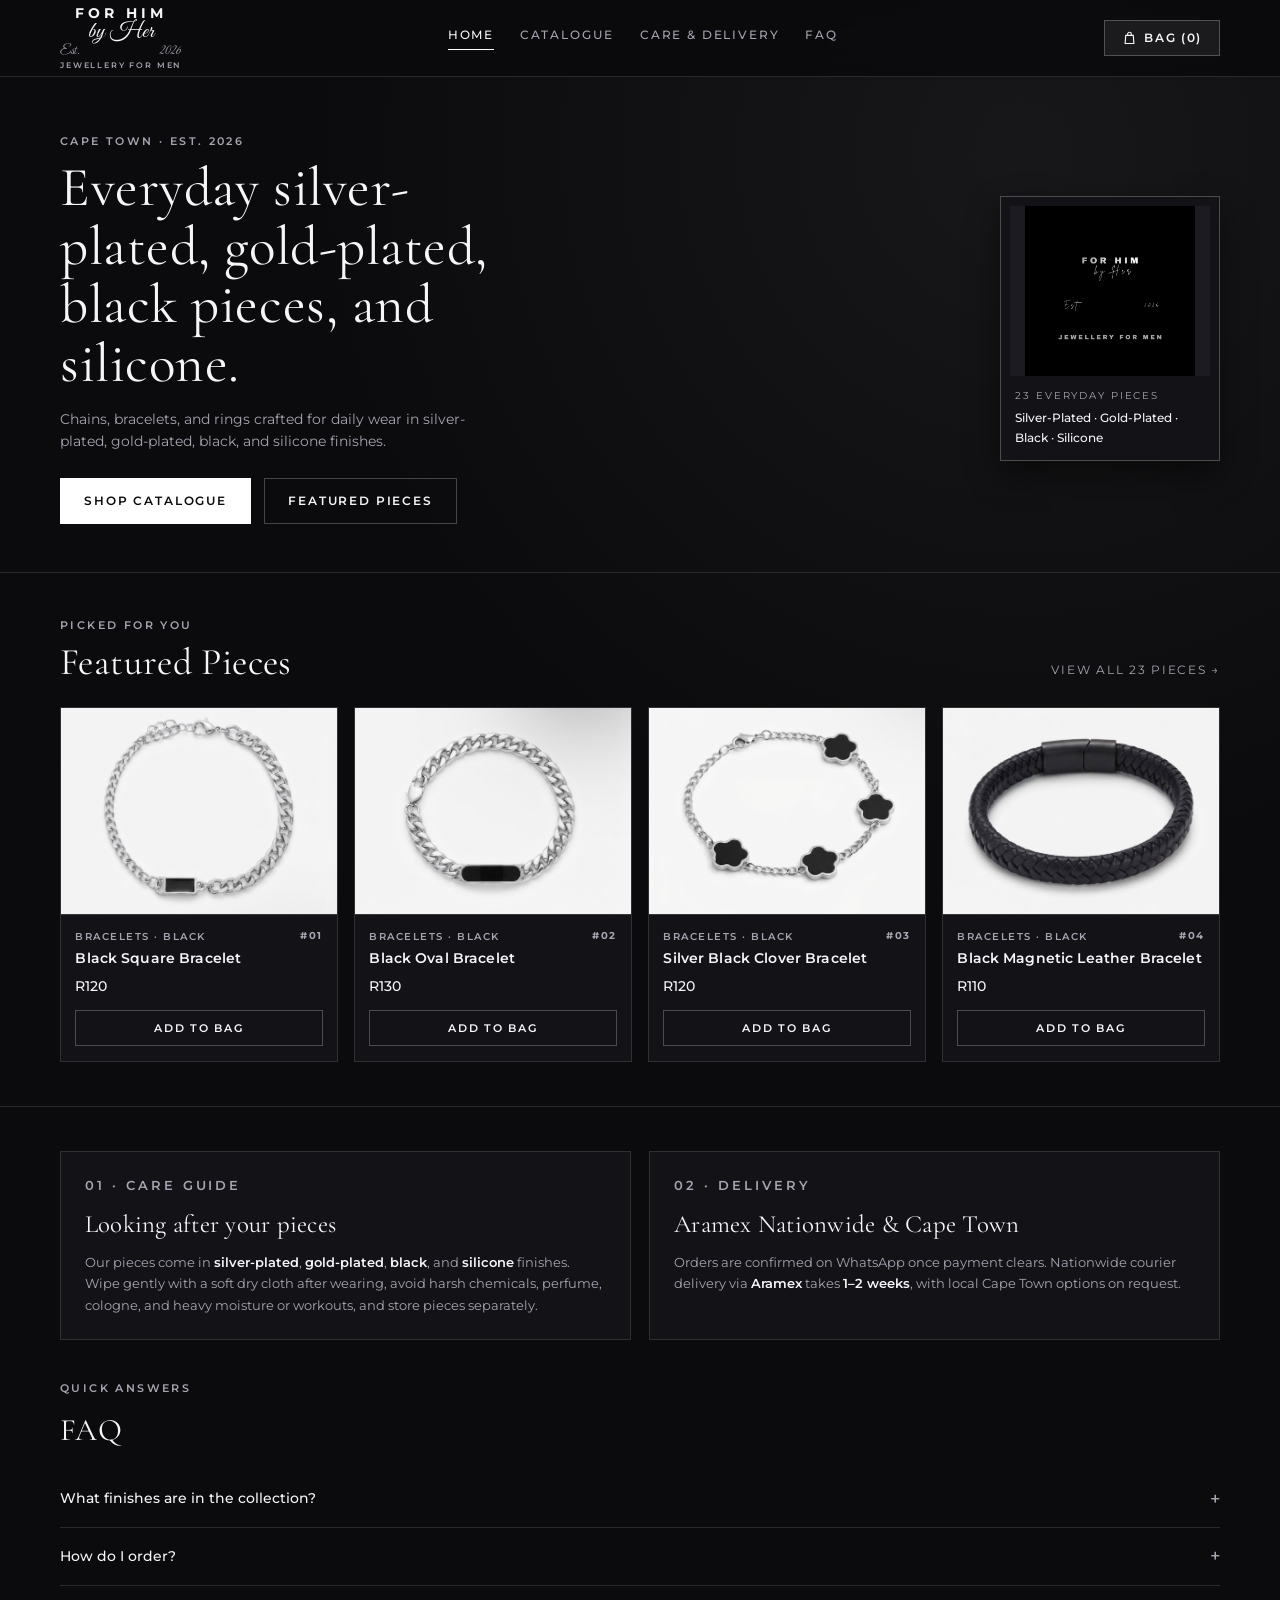
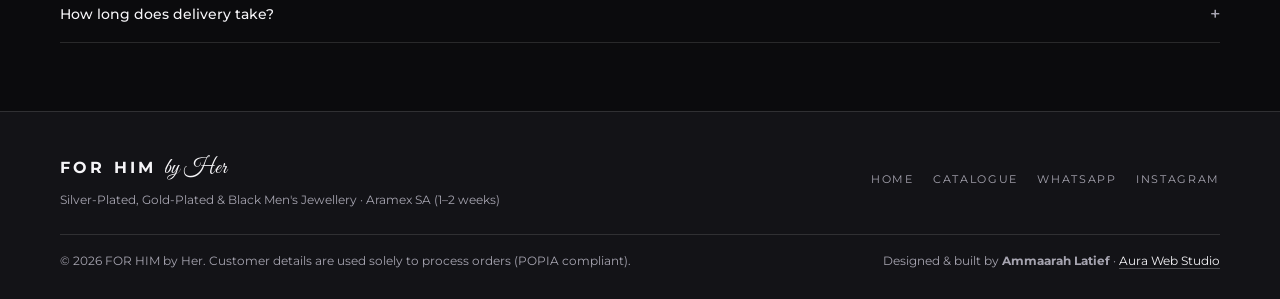
<file: index.html>
<!DOCTYPE html>
<html lang="en">
<head>
  <meta charset="UTF-8" />
  <meta name="viewport" content="width=device-width, initial-scale=1.0" />
  <title>FOR HIM by Her — Men's Jewellery</title>
  <link rel="icon" type="image/jpeg" href="images/for-him-by-her-logo.jpg?v=2" />
  <link rel="preconnect" href="https://fonts.googleapis.com" />
  <link rel="preconnect" href="https://fonts.gstatic.com" crossorigin />
  <link href="https://fonts.googleapis.com/css2?family=Cormorant+Garamond:ital,wght@0,400;0,600;1,400&family=Great+Vibes&family=Montserrat:wght@400;500;600;700&display=swap" rel="stylesheet" />
  <link rel="stylesheet" href="style.css" />
</head>
<body>

  <header class="site-header">
    <div class="container header-inner">
      <a href="index.html" class="brand-lockup" aria-label="FOR HIM by Her — Est. 2026 — Jewellery for Men">
        <span class="brand-top">FOR HIM</span>
        <span class="brand-script">by Her</span>
        <span class="brand-meta">
          <span>Est.</span>
          <span>2026</span>
        </span>
        <span class="brand-sub">JEWELLERY FOR MEN</span>
      </a>

      <nav class="main-nav" id="mainNav" aria-label="Main navigation">
        <a href="index.html" class="active">HOME</a>
        <a href="catalogue.html">CATALOGUE</a>
        <a href="#guide">CARE &amp; DELIVERY</a>
        <a href="#faq">FAQ</a>
      </nav>

      <div class="header-actions">
        <button type="button" id="openBagBtn" class="bag-btn" aria-label="Open bag">
          <svg class="bag-icon" viewBox="0 0 24 24" width="15" height="15" fill="none" stroke="currentColor" stroke-width="1.8" aria-hidden="true">
            <path d="M6 7h12l1 13H5L6 7z" />
            <path d="M9 7V5a3 3 0 0 1 6 0v2" />
          </svg>
          <span>BAG (<span id="bagCount">0</span>)</span>
        </button>

        <button type="button" id="menuToggleBtn" class="menu-toggle-btn" aria-label="Toggle menu" aria-expanded="false" aria-controls="mainNav">
          <span></span>
          <span></span>
          <span></span>
        </button>
      </div>
    </div>
  </header>

  <main>
    <section class="hero">
      <div class="container hero-grid">
        <div class="hero-copy-col">
          <p class="eyebrow">CAPE TOWN · EST. 2026</p>
          <h1>Everyday silver-plated, gold-plated, black pieces, and silicone.</h1>
          <p class="hero-copy">
            Chains, bracelets, and rings crafted for daily wear in silver-plated, gold-plated, black, and silicone finishes.
          </p>
          <div class="hero-actions">
            <a href="catalogue.html" class="btn-primary">SHOP CATALOGUE</a>
            <a href="#featured" class="btn-outline">FEATURED PIECES</a>
          </div>
        </div>

        <aside class="hero-spotlight" aria-label="Brand showcase">
          <div class="spotlight-card">
            <img src="images/for-him-by-her-logo.jpg?v=2" alt="FOR HIM by Her emblem" />
            <div class="spotlight-caption">
              <span>23 Everyday Pieces</span>
              <strong>Silver-Plated · Gold-Plated · Black · Silicone</strong>
            </div>
          </div>
        </aside>
      </div>
    </section>

    <section class="section section-bordered" id="featured">
      <div class="container">
        <div class="section-head">
          <div>
            <p class="eyebrow">PICKED FOR YOU</p>
            <h2>Featured Pieces</h2>
          </div>
          <a href="catalogue.html" class="text-link">VIEW ALL 23 PIECES →</a>
        </div>
        <div id="featuredGrid" class="product-grid"></div>
      </div>
    </section>

    <section class="section section-bordered" id="guide">
      <div class="container">
        <div class="info-grid">
          <article class="info-card">
            <p class="eyebrow">01 · CARE GUIDE</p>
            <h3>Looking after your pieces</h3>
            <p>
              Our pieces come in <strong>silver-plated</strong>, <strong>gold-plated</strong>, <strong>black</strong>, and <strong>silicone</strong> finishes.
              Wipe gently with a soft dry cloth after wearing, avoid harsh chemicals, perfume, cologne, and heavy moisture or workouts, and store pieces separately.
            </p>
          </article>

          <article class="info-card">
            <p class="eyebrow">02 · DELIVERY</p>
            <h3>Aramex Nationwide &amp; Cape Town</h3>
            <p>
              Orders are confirmed on WhatsApp once payment clears. Nationwide courier delivery via <strong>Aramex</strong> takes <strong>1–2 weeks</strong>, with local Cape Town options on request.
            </p>
          </article>
        </div>

        <div class="faq-box" id="faq">
          <p class="eyebrow">QUICK ANSWERS</p>
          <h2>FAQ</h2>

          <details class="faq-item">
            <summary>What finishes are in the collection?</summary>
            <p>Pieces come in silver-plated, gold-plated, and black finishes across bracelets, necklaces, and silicone rings.</p>
          </details>

          <details class="faq-item">
            <summary>How do I order?</summary>
            <p>Add items to your bag, enter your name and contact details, and send your order straight to WhatsApp.</p>
          </details>

          <details class="faq-item">
            <summary>How long does delivery take?</summary>
            <p>Aramex nationwide delivery takes 1–2 weeks after confirmation, or ask on WhatsApp about Cape Town options.</p>
          </details>
        </div>
      </div>
    </section>
  </main>

  <div id="bagOverlay" class="bag-overlay"></div>
  <aside id="bagDrawer" class="bag-drawer" aria-label="Shopping Bag">
    <div class="bag-header">
      <h2>Your Bag</h2>
      <button type="button" id="closeBagBtn" class="icon-btn" aria-label="Close bag">×</button>
    </div>
    <div id="bagItems" class="bag-items"></div>
    <div class="bag-footer">
      <div class="bag-total">
        <span>Subtotal</span>
        <strong id="bagSubtotal">R0</strong>
      </div>
      <input type="text" id="customerName" class="bag-input" placeholder="Your Name" />
      <input type="text" id="customerContact" class="bag-input" placeholder="WhatsApp Number or Email" />
      <button type="button" id="checkoutBtn" class="btn-primary full-width">SEND ORDER ON WHATSAPP</button>
    </div>
  </aside>

  <footer class="site-footer">
    <div class="container footer-top">
      <div>
        <div class="footer-brand">FOR HIM <span>by Her</span></div>
        <p class="footer-note">Silver-Plated, Gold-Plated &amp; Black Men's Jewellery · Aramex SA (1–2 weeks)</p>
      </div>
      <div class="footer-links">
        <a href="index.html">HOME</a>
        <a href="catalogue.html">CATALOGUE</a>
        <a href="https://wa.me/27839561961" target="_blank" rel="noopener noreferrer">WHATSAPP</a>
        <a href="https://instagram.com/forhimbyher_" target="_blank" rel="noopener noreferrer">INSTAGRAM</a>
      </div>
    </div>
    <div class="container footer-bottom">
      <p>© 2026 FOR HIM by Her. Customer details are used solely to process orders (POPIA compliant).</p>
      <p>Designed &amp; built by <strong>Ammaarah Latief</strong> · <a href="https://aurawebstudio.co.za" target="_blank" rel="noopener noreferrer">Aura Web Studio</a></p>
    </div>
  </footer>

  <script src="script.js"></script>
</body>
</html>
</file>
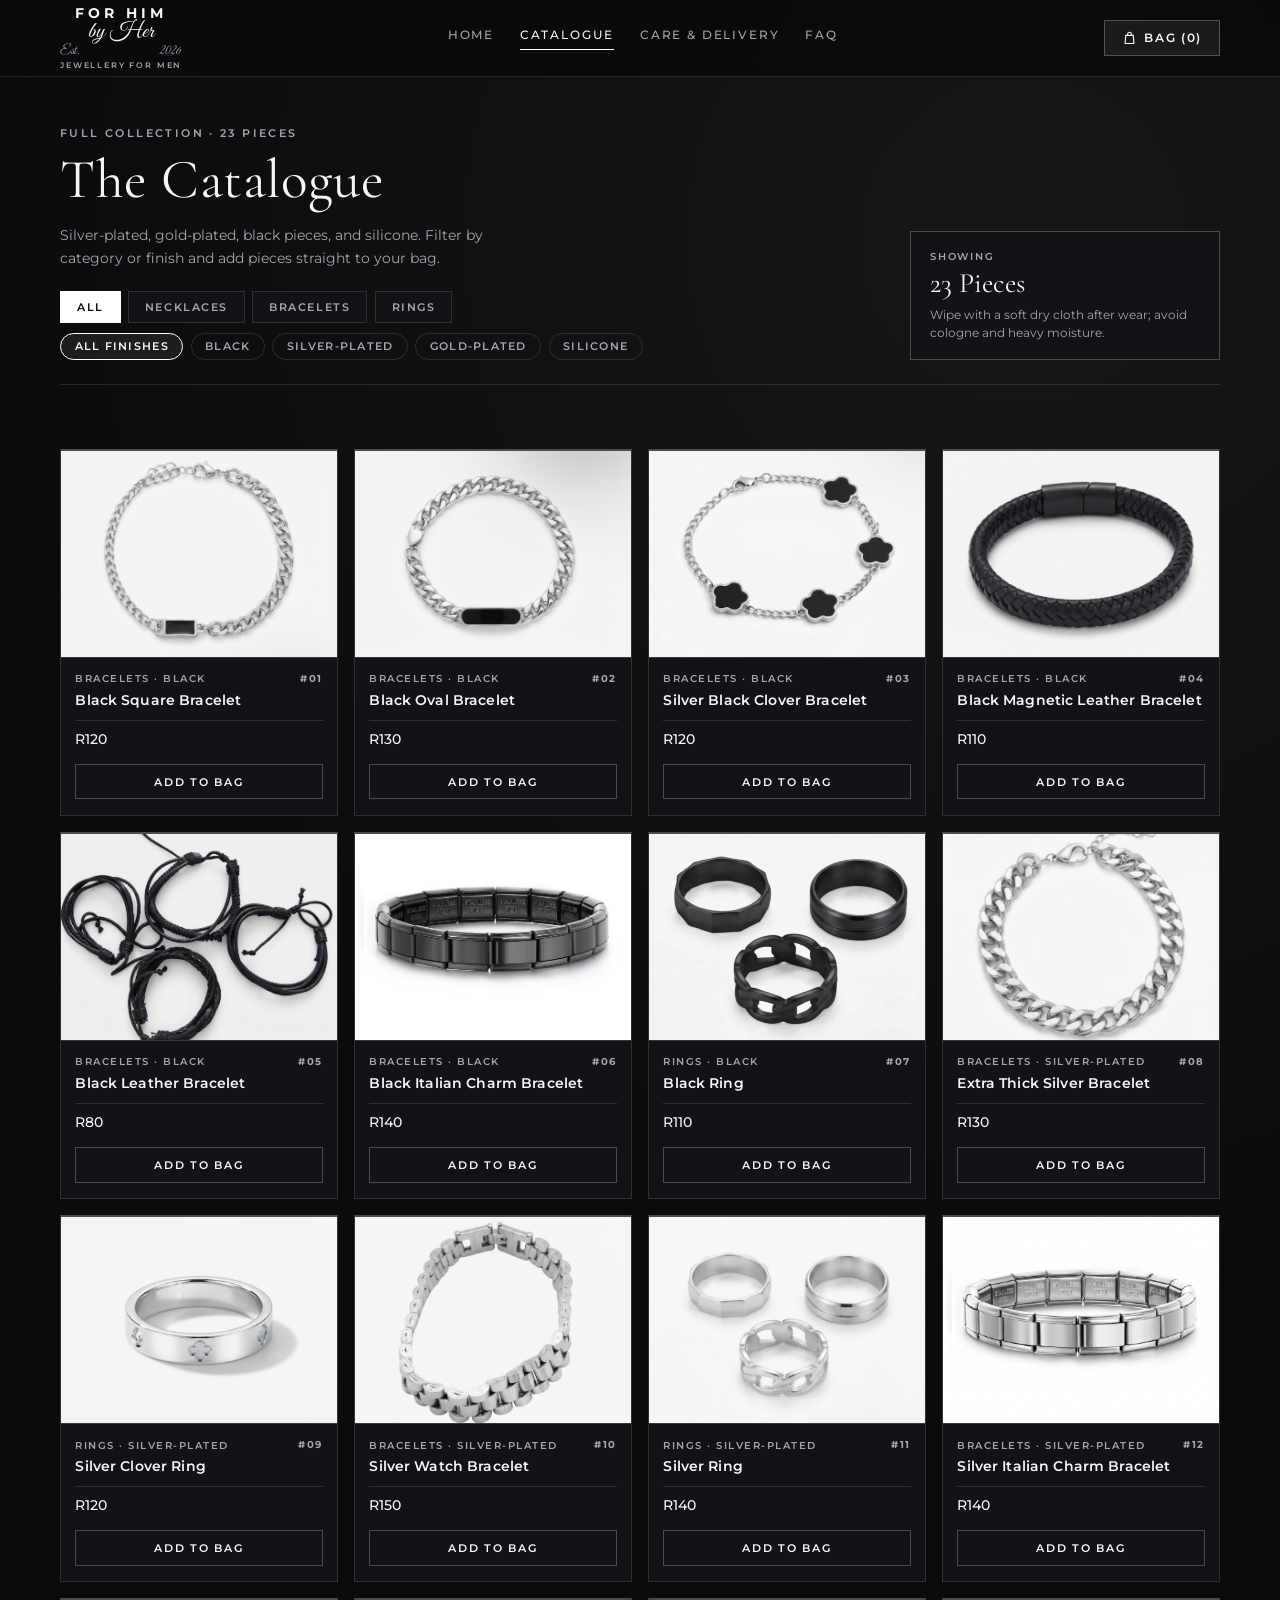
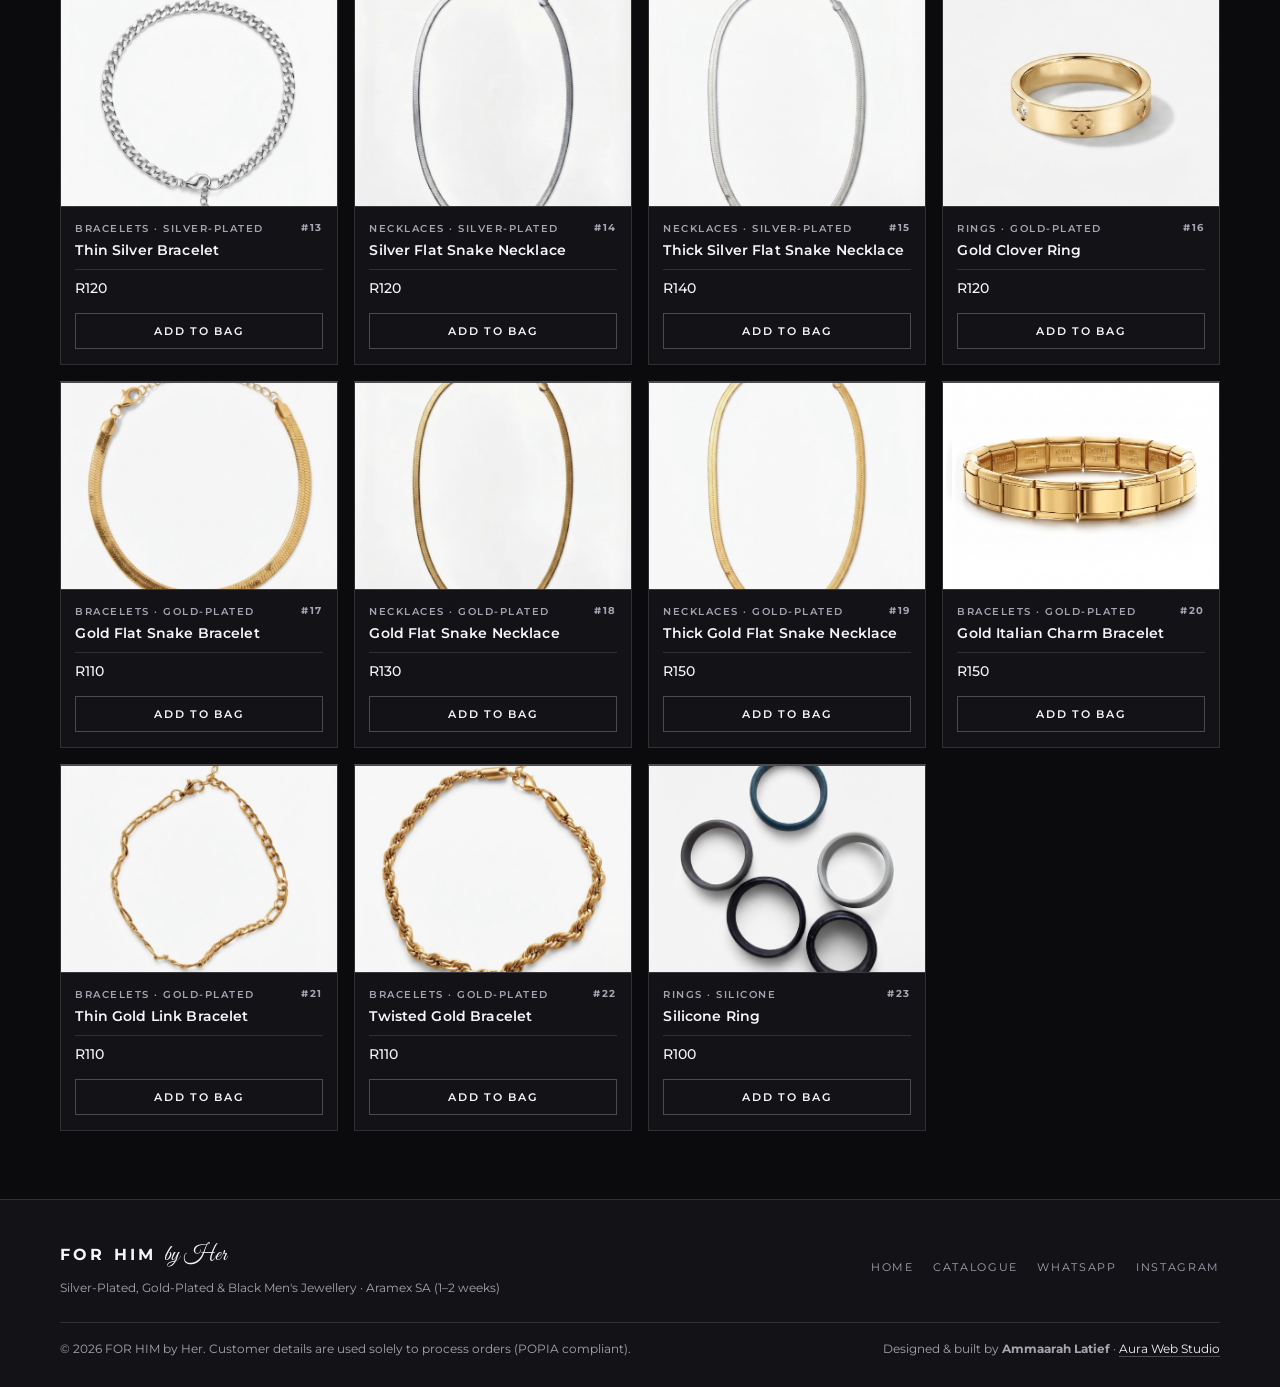
<file: catalogue.html>
<!DOCTYPE html>
<html lang="en">
<head>
  <meta charset="UTF-8" />
  <meta name="viewport" content="width=device-width, initial-scale=1.0" />
  <title>Catalogue — FOR HIM by Her</title>
  <link rel="icon" type="image/jpeg" href="images/for-him-by-her-logo.jpg" />
  <link rel="preconnect" href="https://fonts.googleapis.com" />
  <link rel="preconnect" href="https://fonts.gstatic.com" crossorigin />
  <link href="https://fonts.googleapis.com/css2?family=Cormorant+Garamond:ital,wght@0,400;0,600;1,400&family=Great+Vibes&family=Montserrat:wght@400;500;600;700&display=swap" rel="stylesheet" />
  <link rel="stylesheet" href="style.css" />
</head>
<body>

  <header class="site-header">
    <div class="container header-inner">
      <a href="index.html" class="brand-lockup" aria-label="FOR HIM by Her — Est. 2026 — Jewellery for Men">
        <span class="brand-top">FOR HIM</span>
        <span class="brand-script">by Her</span>
        <span class="brand-meta">
          <span>Est.</span>
          <span>2026</span>
        </span>
        <span class="brand-sub">JEWELLERY FOR MEN</span>
      </a>

      <nav class="main-nav" id="mainNav" aria-label="Main navigation">
        <a href="index.html">HOME</a>
        <a href="catalogue.html" class="active">CATALOGUE</a>
        <a href="index.html#guide">CARE &amp; DELIVERY</a>
        <a href="index.html#faq">FAQ</a>
      </nav>

      <div class="header-actions">
        <button type="button" id="openBagBtn" class="bag-btn" aria-label="Open bag">
          <svg class="bag-icon" viewBox="0 0 24 24" width="15" height="15" fill="none" stroke="currentColor" stroke-width="1.8" aria-hidden="true">
            <path d="M6 7h12l1 13H5L6 7z" />
            <path d="M9 7V5a3 3 0 0 1 6 0v2" />
          </svg>
          <span>BAG (<span id="bagCount">0</span>)</span>
        </button>

        <button type="button" id="menuToggleBtn" class="menu-toggle-btn" aria-label="Toggle menu" aria-expanded="false" aria-controls="mainNav">
          <span></span>
          <span></span>
          <span></span>
        </button>
      </div>
    </div>
  </header>

  <main>
    <section class="catalogue-hero">
      <div class="container catalogue-banner">
        <div class="catalogue-banner-main">
          <p class="eyebrow">FULL COLLECTION · 23 PIECES</p>
          <h1>The Catalogue</h1>
          <p class="hero-copy">
            Silver-plated, gold-plated, black pieces, and silicone. Filter by category or finish and add pieces straight to your bag.
          </p>

          <div class="filter-controls">
            <div class="filter-bar" role="group" aria-label="Filter by category">
              <button type="button" class="filter-btn active" data-category="all">All</button>
              <button type="button" class="filter-btn" data-category="necklaces">Necklaces</button>
              <button type="button" class="filter-btn" data-category="bracelets">Bracelets</button>
              <button type="button" class="filter-btn" data-category="rings">Rings</button>
            </div>

            <div class="finish-bar" role="group" aria-label="Filter by finish">
              <button type="button" class="finish-btn active" data-finish="all">All Finishes</button>
              <button type="button" class="finish-btn" data-finish="Black">Black</button>
              <button type="button" class="finish-btn" data-finish="Silver-Plated">Silver-Plated</button>
              <button type="button" class="finish-btn" data-finish="Gold-Plated">Gold-Plated</button>
              <button type="button" class="finish-btn" data-finish="Silicone">Silicone</button>
            </div>
          </div>
        </div>

        <aside class="catalogue-index-meta" aria-label="Catalogue summary">
          <div class="meta-box">
            <span class="meta-label">Showing</span>
            <strong id="catalogueCount">23 Pieces</strong>
            <p>Wipe with a soft dry cloth after wear; avoid cologne and heavy moisture.</p>
          </div>
        </aside>
      </div>
    </section>

    <section class="section catalogue-section">
      <div class="container">
        <div id="catalogueGrid" class="product-grid catalogue-grid"></div>
      </div>
    </section>
  </main>

  <div id="bagOverlay" class="bag-overlay"></div>
  <aside id="bagDrawer" class="bag-drawer" aria-label="Shopping Bag">
    <div class="bag-header">
      <h2>Your Bag</h2>
      <button type="button" id="closeBagBtn" class="icon-btn" aria-label="Close bag">×</button>
    </div>
    <div id="bagItems" class="bag-items"></div>
    <div class="bag-footer">
      <div class="bag-total">
        <span>Subtotal</span>
        <strong id="bagSubtotal">R0</strong>
      </div>
      <input type="text" id="customerName" class="bag-input" placeholder="Your Name" />
      <input type="text" id="customerContact" class="bag-input" placeholder="WhatsApp Number or Email" />
      <button type="button" id="checkoutBtn" class="btn-primary full-width">SEND ORDER ON WHATSAPP</button>
    </div>
  </aside>

  <footer class="site-footer">
    <div class="container footer-top">
      <div>
        <div class="footer-brand">FOR HIM <span>by Her</span></div>
        <p class="footer-note">Silver-Plated, Gold-Plated &amp; Black Men's Jewellery · Aramex SA (1–2 weeks)</p>
      </div>
      <div class="footer-links">
        <a href="index.html">HOME</a>
        <a href="catalogue.html">CATALOGUE</a>
        <a href="https://wa.me/27839561961" target="_blank" rel="noopener noreferrer">WHATSAPP</a>
        <a href="https://instagram.com/forhimbyher_" target="_blank" rel="noopener noreferrer">INSTAGRAM</a>
      </div>
    </div>
    <div class="container footer-bottom">
      <p>© 2026 FOR HIM by Her. Customer details are used solely to process orders (POPIA compliant).</p>
      <p>Designed &amp; built by <strong>Ammaarah Latief</strong> · <a href="https://aurawebstudio.co.za" target="_blank" rel="noopener noreferrer">Aura Web Studio</a></p>
    </div>
  </footer>

  <script src="script.js"></script>
</body>
</html>
</file>
<file: style.css>
:root {
  --bg: #0b0b0d;
  --surface: #131317;
  --surface-2: #1b1b21;
  --text: #f6f5f8;
  --muted: #a6a4b0;
  --line: rgba(255, 255, 255, 0.12);
  --line-strong: rgba(255, 255, 255, 0.24);
  --accent: #ffffff;
  --accent-soft: rgba(255, 255, 255, 0.07);
  --accent-text: #0b0b0d;
}

*,
*::before,
*::after {
  box-sizing: border-box;
  margin: 0;
  padding: 0;
}

html {
  scroll-behavior: smooth;
  scroll-padding-top: 84px;
}

body {
  background:
    radial-gradient(circle at 80% 8%, rgba(255, 255, 255, 0.05), transparent 36%),
    var(--bg);
  color: var(--text);
  font-family: 'Montserrat', sans-serif;
  line-height: 1.6;
  overflow-x: hidden;
}

img {
  display: block;
  max-width: 100%;
}

a {
  color: inherit;
  text-decoration: none;
}

button,
input {
  font-family: inherit;
}

.container {
  width: min(1160px, 92%);
  margin: 0 auto;
}

/* Header */
.site-header {
  position: sticky;
  top: 0;
  z-index: 40;
  background: rgba(11, 11, 13, 0.9);
  backdrop-filter: blur(14px);
  border-bottom: 1px solid var(--line);
}

.header-inner {
  min-height: 76px;
  display: flex;
  align-items: center;
  justify-content: space-between;
  gap: 1.5rem;
}

.brand-lockup {
  display: inline-flex;
  flex-direction: column;
  align-items: center;
  line-height: 1;
  user-select: none;
}

.brand-top {
  font-size: 0.88rem;
  font-weight: 700;
  letter-spacing: 0.28em;
}

.brand-script {
  font-family: 'Great Vibes', cursive;
  font-size: 1.45rem;
  line-height: 0.9;
  margin-top: 2px;
}

.brand-meta {
  width: 100%;
  display: flex;
  justify-content: space-between;
  font-family: 'Great Vibes', cursive;
  font-size: 0.82rem;
  color: var(--muted);
  margin-top: 2px;
}

.brand-sub {
  font-size: 0.48rem;
  font-weight: 600;
  letter-spacing: 0.24em;
  color: var(--muted);
  margin-top: 4px;
}

.main-nav {
  display: flex;
  gap: 1.6rem;
  font-size: 0.72rem;
  font-weight: 500;
  letter-spacing: 0.16em;
}

.main-nav a {
  color: var(--muted);
  padding-bottom: 4px;
  border-bottom: 1px solid transparent;
  transition: color 0.2s ease, border-color 0.2s ease;
}

.main-nav a:hover,
.main-nav a.active {
  color: var(--text);
  border-bottom-color: var(--accent);
}

.header-actions {
  display: inline-flex;
  align-items: center;
  gap: 0.55rem;
}

.bag-btn {
  display: inline-flex;
  align-items: center;
  gap: 0.45rem;
  background: var(--accent-soft);
  color: var(--text);
  border: 1px solid var(--line-strong);
  padding: 0.62rem 1.05rem;
  font-size: 0.72rem;
  font-weight: 600;
  letter-spacing: 0.15em;
  cursor: pointer;
  transition: background-color 0.2s ease, color 0.2s ease, border-color 0.2s ease;
}

.bag-btn:hover {
  background: var(--accent);
  color: var(--accent-text);
  border-color: var(--accent);
}

.bag-icon {
  flex-shrink: 0;
}

.menu-toggle-btn {
  display: none;
  flex-direction: column;
  justify-content: center;
  align-items: center;
  gap: 4px;
  width: 38px;
  height: 38px;
  background: transparent;
  border: 1px solid var(--line-strong);
  color: var(--text);
  cursor: pointer;
}

.menu-toggle-btn span {
  display: block;
  width: 16px;
  height: 1.5px;
  background: var(--text);
  transition: transform 0.2s ease, opacity 0.2s ease;
}

.menu-toggle-btn[aria-expanded="true"] span:nth-child(1) {
  transform: translateY(5.5px) rotate(45deg);
}

.menu-toggle-btn[aria-expanded="true"] span:nth-child(2) {
  opacity: 0;
}

.menu-toggle-btn[aria-expanded="true"] span:nth-child(3) {
  transform: translateY(-5.5px) rotate(-45deg);
}

/* Hero */
.hero {
  padding: 3.5rem 0 3rem;
}

.catalogue-hero {
  padding: 3rem 0 1.25rem;
}

.hero-grid {
  display: grid;
  grid-template-columns: minmax(0, 1.35fr) minmax(200px, 250px);
  gap: 2rem;
  align-items: center;
}

.hero-spotlight {
  display: flex;
  justify-content: flex-end;
  align-self: center;
}

.spotlight-card {
  width: 220px;
  max-width: 100%;
  background: var(--surface);
  border: 1px solid var(--line-strong);
  padding: 0.55rem;
  box-shadow: 0 14px 32px rgba(0, 0, 0, 0.45);
}

.spotlight-card img {
  width: 100%;
  height: auto;
  max-height: 170px;
  object-fit: contain;
  background: var(--surface-2);
}

.spotlight-caption {
  padding: 0.75rem 0.35rem 0.25rem;
  display: flex;
  flex-direction: column;
  gap: 0.2rem;
}

.spotlight-caption span {
  font-size: 0.65rem;
  letter-spacing: 0.18em;
  text-transform: uppercase;
  color: var(--muted);
}

.spotlight-caption strong {
  font-size: 0.78rem;
  font-weight: 500;
  color: var(--text);
}

.eyebrow {
  font-size: 0.68rem;
  font-weight: 600;
  letter-spacing: 0.22em;
  text-transform: uppercase;
  color: var(--muted);
  margin-bottom: 0.55rem;
}

h1, h2, h3 {
  font-family: 'Cormorant Garamond', serif;
  font-weight: 400;
  letter-spacing: 0.01em;
}

.hero h1,
.catalogue-hero h1 {
  font-size: clamp(2.2rem, 4.4vw, 3.45rem);
  line-height: 1.06;
  max-width: 19ch;
}

.hero-copy {
  margin-top: 0.9rem;
  max-width: 50ch;
  color: var(--muted);
  font-size: 0.88rem;
}

.hero-actions {
  display: flex;
  flex-wrap: wrap;
  gap: 0.8rem;
  margin-top: 1.6rem;
}

.btn-primary,
.btn-outline {
  display: inline-flex;
  align-items: center;
  justify-content: center;
  padding: 0.8rem 1.45rem;
  font-size: 0.72rem;
  font-weight: 600;
  letter-spacing: 0.16em;
  text-transform: uppercase;
  border: 1px solid var(--accent);
  cursor: pointer;
  transition: transform 0.2s ease, background-color 0.2s ease, color 0.2s ease, border-color 0.2s ease;
}

.btn-primary {
  background: var(--accent);
  color: var(--accent-text);
}

.btn-primary:hover {
  transform: translateY(-1px);
  background: #e6e5ea;
}

.btn-outline {
  background: transparent;
  color: var(--text);
  border-color: var(--line-strong);
}

.btn-outline:hover {
  border-color: var(--accent);
  background: var(--accent-soft);
  transform: translateY(-1px);
}

/* Sections */
.section {
  padding: 2.75rem 0;
}

.section-bordered {
  border-top: 1px solid var(--line);
}

.section-head {
  display: flex;
  align-items: flex-end;
  justify-content: space-between;
  gap: 1rem;
  margin-bottom: 1.5rem;
}

.section-head h2 {
  font-size: clamp(1.85rem, 3vw, 2.35rem);
  line-height: 1.05;
}

.text-link {
  font-size: 0.72rem;
  letter-spacing: 0.15em;
  color: var(--muted);
  border-bottom: 1px solid transparent;
  padding-bottom: 2px;
  transition: color 0.2s ease, border-color 0.2s ease;
}

.text-link:hover {
  color: var(--text);
  border-bottom-color: var(--text);
}

/* Filter Bar */
.filter-controls {
  display: flex;
  flex-direction: column;
  gap: 0.65rem;
  margin-top: 1.35rem;
}

.filter-bar,
.finish-bar {
  display: flex;
  flex-wrap: wrap;
  gap: 0.45rem;
  margin-top: 0;
}

.filter-btn {
  background: var(--surface);
  color: var(--muted);
  border: 1px solid var(--line);
  padding: 0.5rem 1rem;
  font-size: 0.7rem;
  font-weight: 600;
  letter-spacing: 0.14em;
  text-transform: uppercase;
  cursor: pointer;
  transition: all 0.2s ease;
}

.filter-btn.active,
.filter-btn:hover {
  background: var(--accent);
  color: var(--accent-text);
  border-color: var(--accent);
}

.finish-btn {
  background: transparent;
  color: var(--muted);
  border: 1px solid var(--line);
  border-radius: 999px;
  padding: 0.36rem 0.85rem;
  font-size: 0.66rem;
  font-weight: 600;
  letter-spacing: 0.12em;
  text-transform: uppercase;
  cursor: pointer;
  transition: all 0.2s ease;
}

.finish-btn.active,
.finish-btn:hover {
  border-color: var(--accent);
  color: var(--text);
  background: var(--accent-soft);
}

/* Catalogue Editorial Banner */
.catalogue-banner {
  display: grid;
  grid-template-columns: 1.45fr 0.55fr;
  gap: 2rem;
  align-items: end;
  padding-bottom: 1.5rem;
  border-bottom: 1px solid var(--line);
}

.meta-box {
  background: var(--surface);
  border: 1px solid var(--line-strong);
  padding: 1.1rem 1.2rem;
}

.meta-label {
  display: block;
  font-size: 0.62rem;
  font-weight: 600;
  letter-spacing: 0.18em;
  text-transform: uppercase;
  color: var(--muted);
}

.meta-box strong {
  display: block;
  font-family: 'Cormorant Garamond', serif;
  font-size: 1.75rem;
  font-weight: 400;
  line-height: 1.1;
  margin: 0.2rem 0 0.45rem;
}

.meta-box p {
  font-size: 0.75rem;
  line-height: 1.45;
  color: var(--muted);
}

/* Compact Product Grid & Cards */
.product-grid {
  display: grid;
  grid-template-columns: repeat(4, 1fr);
  gap: 1rem;
  align-items: start;
}

.product-card {
  background: var(--surface);
  border: 1px solid var(--line);
  display: flex;
  flex-direction: column;
  transition: transform 0.22s ease, border-color 0.22s ease;
}

.product-card:hover {
  transform: translateY(-3px);
  border-color: var(--line-strong);
}

.catalogue-grid .product-card {
  border-top: 2px solid var(--line-strong);
}

.product-img-wrap {
  aspect-ratio: 4 / 3;
  background: var(--surface-2);
  overflow: hidden;
  border-bottom: 1px solid var(--line);
}

.product-img-wrap img {
  width: 100%;
  height: 100%;
  object-fit: cover;
  transition: transform 0.4s ease;
}

.product-card:hover .product-img-wrap img {
  transform: scale(1.03);
}

.product-body {
  padding: 0.85rem 0.9rem 0.95rem;
  display: flex;
  flex-direction: column;
  gap: 0.3rem;
}

.product-top-row {
  display: flex;
  justify-content: space-between;
  align-items: center;
  gap: 0.5rem;
}

.product-cat {
  font-size: 0.62rem;
  font-weight: 600;
  letter-spacing: 0.15em;
  text-transform: uppercase;
  color: var(--muted);
}

.piece-num {
  font-size: 0.64rem;
  font-weight: 700;
  letter-spacing: 0.14em;
  color: var(--muted);
}

.product-title {
  font-family: 'Montserrat', sans-serif;
  font-size: 0.86rem;
  font-weight: 600;
  line-height: 1.3;
}

.product-price {
  font-size: 0.86rem;
  font-weight: 500;
  color: var(--text);
  margin-top: 0.15rem;
}

.catalogue-grid .product-price {
  border-top: 1px solid var(--line);
  padding-top: 0.45rem;
  margin-top: 0.3rem;
}

.add-btn {
  margin-top: 0.55rem;
  width: 100%;
  padding: 0.62rem 0.75rem;
  background: transparent;
  color: var(--text);
  border: 1px solid var(--line-strong);
  font-size: 0.68rem;
  font-weight: 600;
  letter-spacing: 0.16em;
  text-transform: uppercase;
  cursor: pointer;
  transition: background-color 0.2s ease, color 0.2s ease, border-color 0.2s ease;
}

.add-btn:hover {
  background: var(--accent);
  color: var(--accent-text);
  border-color: var(--accent);
}

/* Info Cards & FAQ */
.info-grid {
  display: grid;
  grid-template-columns: repeat(auto-fit, minmax(280px, 1fr));
  gap: 1.15rem;
}

.info-card {
  background: var(--surface);
  border: 1px solid var(--line);
  padding: 1.4rem 1.5rem;
}

.info-card h3 {
  font-size: 1.55rem;
  margin-bottom: 0.45rem;
}

.info-card p {
  color: var(--muted);
  font-size: 0.84rem;
}

.info-card strong {
  color: var(--text);
  font-weight: 600;
}

.faq-box {
  margin-top: 2.5rem;
}

.faq-box h2 {
  font-size: 1.95rem;
  margin-bottom: 0.9rem;
}

.faq-item {
  border-bottom: 1px solid var(--line);
  padding: 0.85rem 0;
}

.faq-item summary {
  cursor: pointer;
  list-style: none;
  font-size: 0.88rem;
  font-weight: 500;
  display: flex;
  justify-content: space-between;
  align-items: center;
}

.faq-item summary::-webkit-details-marker {
  display: none;
}

.faq-item summary::after {
  content: "+";
  font-size: 1.15rem;
  color: var(--muted);
  transition: transform 0.2s ease;
}

.faq-item[open] summary::after {
  transform: rotate(45deg);
}

.faq-item p {
  margin-top: 0.5rem;
  color: var(--muted);
  font-size: 0.84rem;
  max-width: 68ch;
}

/* Bag Overlay & Drawer */
.bag-overlay {
  position: fixed;
  inset: 0;
  background: rgba(0, 0, 0, 0.68);
  opacity: 0;
  pointer-events: none;
  transition: opacity 0.25s ease;
  z-index: 50;
}

.bag-overlay.open {
  opacity: 1;
  pointer-events: auto;
}

.bag-drawer {
  position: fixed;
  top: 0;
  right: 0;
  width: min(400px, 100%);
  height: 100vh;
  background: var(--surface);
  border-left: 1px solid var(--line-strong);
  transform: translateX(100%);
  transition: transform 0.28s ease;
  z-index: 60;
  display: flex;
  flex-direction: column;
}

.bag-drawer.open {
  transform: translateX(0);
}

.bag-header,
.bag-footer {
  padding: 1.15rem 1.25rem;
  border-bottom: 1px solid var(--line);
}

.bag-footer {
  border-bottom: 0;
  border-top: 1px solid var(--line);
  background: var(--surface-2);
}

.bag-header {
  display: flex;
  align-items: center;
  justify-content: space-between;
}

.bag-header h2 {
  font-size: 1.65rem;
}

.icon-btn {
  background: none;
  border: 0;
  color: var(--text);
  font-size: 1.5rem;
  line-height: 1;
  cursor: pointer;
}

.bag-items {
  flex: 1;
  overflow-y: auto;
  padding: 1.15rem 1.25rem;
  display: flex;
  flex-direction: column;
  gap: 0.85rem;
}

.bag-item {
  display: flex;
  justify-content: space-between;
  align-items: center;
  gap: 0.75rem;
  padding-bottom: 0.75rem;
  border-bottom: 1px solid var(--line);
  font-size: 0.82rem;
}

.bag-qty {
  display: flex;
  align-items: center;
  gap: 0.45rem;
}

.bag-qty button {
  width: 24px;
  height: 24px;
  background: var(--bg);
  border: 1px solid var(--line-strong);
  color: var(--text);
  cursor: pointer;
}

.bag-qty button:hover {
  background: var(--accent);
  color: var(--accent-text);
}

.bag-total {
  display: flex;
  justify-content: space-between;
  margin-bottom: 0.8rem;
  font-size: 0.9rem;
}

.bag-input {
  width: 100%;
  padding: 0.68rem 0.78rem;
  margin-bottom: 0.6rem;
  background: var(--bg);
  border: 1px solid var(--line-strong);
  color: var(--text);
  font-size: 0.82rem;
}

.bag-input:focus {
  outline: none;
  border-color: var(--accent);
}

.full-width {
  width: 100%;
}

/* Footer */
.site-footer {
  border-top: 1px solid var(--line);
  background: var(--surface);
  padding: 2.4rem 0 1.8rem;
  margin-top: 1.5rem;
}

.footer-top {
  display: flex;
  flex-wrap: wrap;
  justify-content: space-between;
  align-items: center;
  gap: 1.25rem;
}

.footer-brand {
  font-size: 0.98rem;
  font-weight: 700;
  letter-spacing: 0.2em;
}

.footer-brand span {
  font-family: 'Great Vibes', cursive;
  font-weight: 400;
  font-size: 1.38rem;
  letter-spacing: 0;
}

.footer-note {
  color: var(--muted);
  font-size: 0.78rem;
  margin-top: 0.25rem;
}

.footer-links {
  display: flex;
  flex-wrap: wrap;
  gap: 1.2rem;
  font-size: 0.7rem;
  letter-spacing: 0.15em;
  color: var(--muted);
}

.footer-links a:hover {
  color: var(--text);
}

.footer-bottom {
  margin-top: 1.5rem;
  padding-top: 1rem;
  border-top: 1px solid var(--line);
  display: flex;
  flex-wrap: wrap;
  justify-content: space-between;
  gap: 0.75rem;
  font-size: 0.75rem;
  color: var(--muted);
}

.footer-bottom a {
  color: var(--text);
  border-bottom: 1px solid var(--line-strong);
}

@media (max-width: 960px) {
  .product-grid {
    grid-template-columns: repeat(3, 1fr);
  }
}

@media (max-width: 820px) {
  .catalogue-banner {
    grid-template-columns: 1fr;
    gap: 1.25rem;
  }
}

@media (max-width: 720px) {
  .menu-toggle-btn {
    display: inline-flex;
  }

  .main-nav {
    display: none;
    position: absolute;
    top: 76px;
    left: 0;
    right: 0;
    flex-direction: column;
    gap: 0;
    background: var(--surface);
    border-bottom: 1px solid var(--line-strong);
    z-index: 45;
  }

  .main-nav.open {
    display: flex;
  }

  .main-nav a {
    padding: 0.9rem 4%;
    border-bottom: 1px solid var(--line);
  }

  .main-nav a:last-child {
    border-bottom: 0;
  }

  .hero-grid {
    grid-template-columns: 1fr;
    gap: 1.5rem;
  }

  .hero-spotlight {
    justify-content: flex-end;
  }

  .spotlight-card {
    width: 170px;
  }

  .product-grid {
    grid-template-columns: repeat(2, 1fr);
    gap: 0.75rem;
  }
}
</file>
